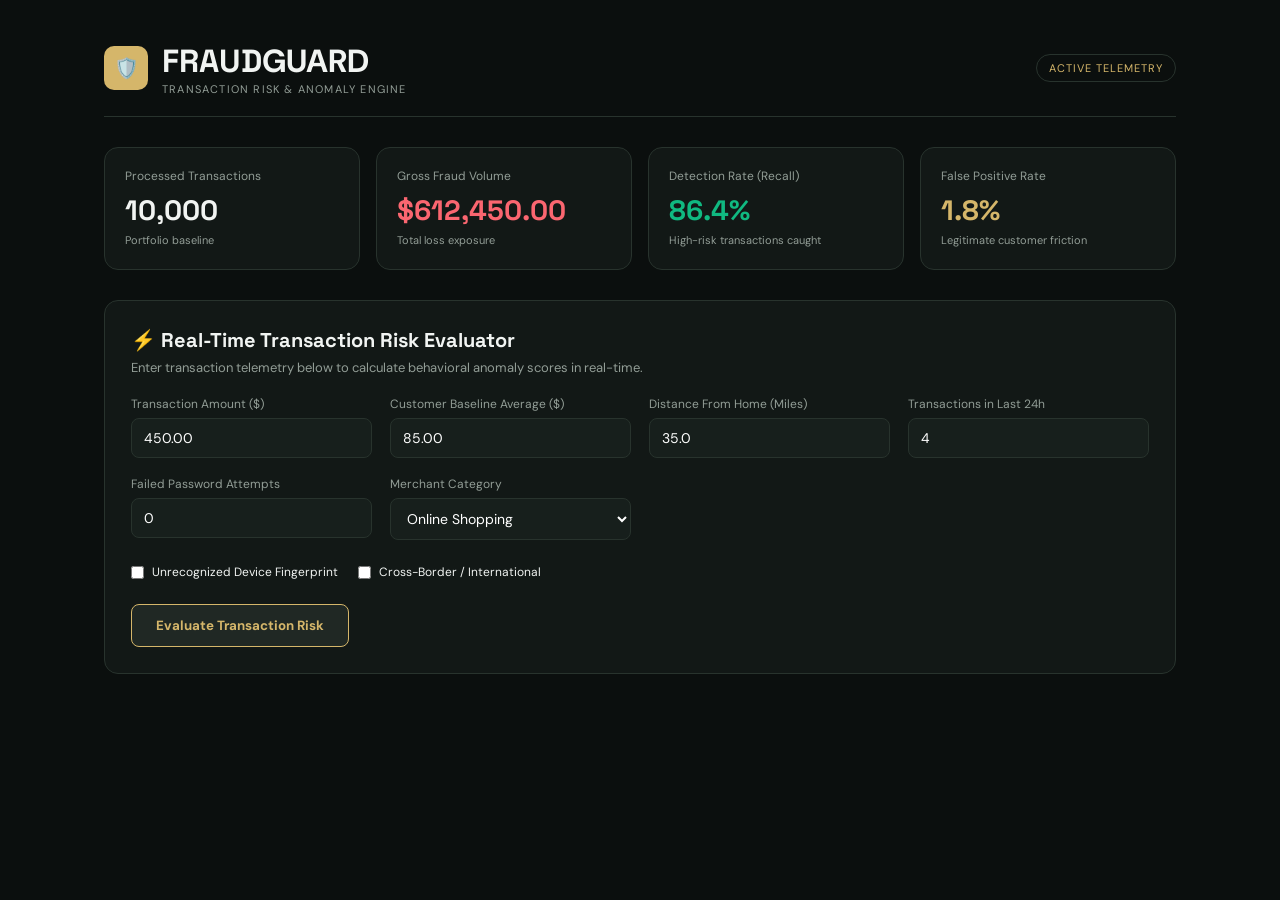
<file: index.html>
<!DOCTYPE html>
<html lang="en">
<head>
  <meta charset="UTF-8">
  <meta name="viewport" content="width=device-width, initial-scale=1.0">
  <title>FraudGuard | Transaction Telemetry & Risk Engine</title>
  <link href="https://fonts.googleapis.com/css2?family=Space+Grotesk:wght@500;700&family=DM+Sans:wght@400;500;700&display=swap" rel="stylesheet">
  <style>
    :root {
      --bg: #0b0f0e;
      --panel: #121816;
      --border: #28332d;
      --gold: #d5b66a;
      --red: #fa6670;
      --green: #10b981;
      --text: #f1f4f2;
      --muted: #929d96;
    }
    * { box-sizing: border-box; margin: 0; padding: 0; font-family: 'DM Sans', sans-serif; }
    body { background: var(--bg); color: var(--text); padding: 40px 5%; max-width: 1200px; margin: 0 auto; }
    h1, h2, h3 { font-family: 'Space Grotesk', sans-serif; }
    
    header { display: flex; justify-content: space-between; align-items: center; border-bottom: 1px solid var(--border); padding-bottom: 20px; margin-bottom: 30px; }
    .brand { display: flex; align-items: center; gap: 14px; }
    .icon { width: 44px; height: 44px; background: var(--gold); color: #000; display: grid; place-items: center; font-weight: 700; border-radius: 10px; font-size: 20px; }
    .badge { font-size: 11px; letter-spacing: 1px; color: var(--gold); border: 1px solid var(--border); padding: 6px 12px; border-radius: 20px; }

    .grid { display: grid; grid-template-columns: repeat(auto-fit, minmax(220px, 1fr)); gap: 16px; margin-bottom: 30px; }
    .card { background: var(--panel); border: 1px solid var(--border); border-radius: 14px; padding: 20px; }
    .card p { font-size: 12px; color: var(--muted); margin-bottom: 8px; }
    .card strong { font-size: 28px; font-family: 'Space Grotesk', sans-serif; display: block; }
    .card span { font-size: 11px; color: var(--muted); }

    .panel { background: var(--panel); border: 1px solid var(--border); border-radius: 14px; padding: 26px; margin-bottom: 30px; }
    .panel h2 { font-size: 20px; margin-bottom: 6px; }
    .panel p.desc { font-size: 13px; color: var(--muted); margin-bottom: 20px; }

    .form-grid { display: grid; grid-template-columns: repeat(auto-fit, minmax(240px, 1fr)); gap: 18px; margin-bottom: 20px; }
    label { font-size: 12px; color: var(--muted); display: flex; flex-direction: column; gap: 6px; }
    input, select { background: #171f1c; border: 1px solid var(--border); color: #fff; padding: 10px 12px; border-radius: 8px; font-size: 14px; outline: none; }
    input:focus, select:focus { border-color: var(--gold); }
    .checkboxes { display: flex; gap: 20px; align-items: center; margin-top: 24px; }
    .checkboxes label { flex-direction: row; align-items: center; gap: 8px; cursor: pointer; color: var(--text); }

    button { background: #202824; border: 1px solid var(--gold); color: var(--gold); padding: 12px 24px; border-radius: 8px; font-weight: 700; cursor: pointer; transition: 0.2s; }
    button:hover { background: var(--gold); color: #000; }

    .result-box { margin-top: 24px; padding: 18px; border-radius: 10px; display: none; }
    .result-box.danger { background: rgba(250, 102, 112, 0.1); border: 1px solid var(--red); }
    .result-box.warning { background: rgba(213, 182, 106, 0.1); border: 1px solid var(--gold); }
    .result-box.success { background: rgba(16, 185, 129, 0.1); border: 1px solid var(--green); }
    .result-box h3 { font-size: 16px; margin-bottom: 8px; }
    .result-box ul { margin-left: 20px; font-size: 13px; color: var(--muted); line-height: 1.6; }
  </style>
</head>
<body>

  <header>
    <div class="brand">
      <div class="icon">🛡️</div>
      <div>
        <h1>FRAUD<span>GUARD</span></h1>
        <p style="font-size: 11px; color: var(--muted); letter-spacing: 1.2px;">TRANSACTION RISK & ANOMALY ENGINE</p>
      </div>
    </div>
    <div class="badge">ACTIVE TELEMETRY</div>
  </header>

  <div class="grid">
    <div class="card">
      <p>Processed Transactions</p>
      <strong>10,000</strong>
      <span>Portfolio baseline</span>
    </div>
    <div class="card">
      <p>Gross Fraud Volume</p>
      <strong style="color: var(--red);">$612,450.00</strong>
      <span>Total loss exposure</span>
    </div>
    <div class="card">
      <p>Detection Rate (Recall)</p>
      <strong style="color: var(--green);">86.4%</strong>
      <span>High-risk transactions caught</span>
    </div>
    <div class="card">
      <p>False Positive Rate</p>
      <strong style="color: var(--gold);">1.8%</strong>
      <span>Legitimate customer friction</span>
    </div>
  </div>

  <div class="panel">
    <h2>⚡ Real-Time Transaction Risk Evaluator</h2>
    <p class="desc">Enter transaction telemetry below to calculate behavioral anomaly scores in real-time.</p>

    <form id="fraudForm">
      <div class="form-grid">
        <label>
          Transaction Amount ($)
          <input type="number" id="amount" value="450.00" step="10">
        </label>
        <label>
          Customer Baseline Average ($)
          <input type="number" id="avgAmount" value="85.00" step="10">
        </label>
        <label>
          Distance From Home (Miles)
          <input type="number" id="distance" value="35.0" step="5">
        </label>
        <label>
          Transactions in Last 24h
          <input type="number" id="tx24h" value="4" min="0" max="25">
        </label>
        <label>
          Failed Password Attempts
          <input type="number" id="failedAttempts" value="0" min="0" max="10">
        </label>
        <label>
          Merchant Category
          <select id="category">
            <option value="online_shopping">Online Shopping</option>
            <option value="grocery">Grocery</option>
            <option value="travel">Travel & Airlines</option>
            <option value="restaurant">Restaurant</option>
            <option value="fuel">Fuel / Petrol</option>
          </select>
        </label>
      </div>

      <div class="checkboxes">
        <label><input type="checkbox" id="deviceChanged"> Unrecognized Device Fingerprint</label>
        <label><input type="checkbox" id="international"> Cross-Border / International</label>
      </div>

      <div style="margin-top: 24px;">
        <button type="button" onclick="evaluateRisk()">Evaluate Transaction Risk</button>
      </div>
    </form>

    <div id="resultBox" class="result-box">
      <h3 id="resultHeading"></h3>
      <p id="resultScore" style="font-size: 13px; margin-bottom: 8px;"></p>
      <ul id="reasonsList"></ul>
    </div>
  </div>

  <script>
    function evaluateRisk() {
      const amount = parseFloat(document.getElementById('amount').value) || 0;
      const avg = parseFloat(document.getElementById('avgAmount').value) || 1;
      const distance = parseFloat(document.getElementById('distance').value) || 0;
      const tx24h = parseInt(document.getElementById('tx24h').value) || 0;
      const failed = parseInt(document.getElementById('failedAttempts').value) || 0;
      const device = document.getElementById('deviceChanged').checked;
      const intl = document.getElementById('international').checked;

      let score = 0;
      let reasons = [];
      const ratio = amount / avg;

      // 1. Spend Surge
      if (ratio >= 4.0) { score += 35; reasons.push(`Critical spend surge: Transaction is ${ratio.toFixed(1)}x customer's baseline average.`); }
      else if (ratio >= 2.5) { score += 20; reasons.push(`Moderate spend surge: Transaction is ${ratio.toFixed(1)}x customer's baseline.`); }

      // 2. Authentication Failures
      if (failed >= 3) { score += 30; reasons.push(`High authentication risk: ${failed} failed login attempts prior to authorization.`); }
      else if (failed >= 1) { score += 15; reasons.push(`Security flag: ${failed} failed authentication attempt.`); }

      // 3. Hardware Fingerprint
      if (device) { score += 20; reasons.push("Hardware mismatch: Unrecognized device signature detected."); }

      // 4. Geovelocity
      if (intl) { score += 15; reasons.push("Geopolitical risk: Cross-border foreign exchange transaction."); }
      if (distance > 50) { score += 15; reasons.push(`Geovelocity anomaly: Located ${distance.toFixed(1)} miles from primary billing origin.`); }

      // 5. Velocity Surge
      if (tx24h >= 8) { score += 20; reasons.push(`High velocity burst: ${tx24h} card swipes submitted in the last 24 hours.`); }

      const finalScore = Math.min(score, 100);
      const box = document.getElementById('resultBox');
      const heading = document.getElementById('resultHeading');
      const scoreText = document.getElementById('resultScore');
      const list = document.getElementById('reasonsList');

      box.style.display = 'block';
      box.className = 'result-box';
      list.innerHTML = '';

      if (finalScore >= 65) {
        box.classList.add('danger');
        heading.innerText = '🚨 HIGH RISK TRANSACTION — DECISION: AUTO-DECLINE (BLOCKED)';
        heading.style.color = 'var(--red)';
      } else if (finalScore >= 40) {
        box.classList.add('warning');
        heading.innerText = '⚠️ SUSPICIOUS TRANSACTION — DECISION: STEP-UP 3D-SECURE / OTP REQUIRED';
        heading.style.color = 'var(--gold)';
      } else {
        box.classList.add('success');
        heading.innerText = '✅ CLEAN TRANSACTION — DECISION: AUTO-APPROVED';
        heading.style.color = 'var(--green)';
      }

      scoreText.innerText = `Calculated Risk Score: ${finalScore} / 100`;

      if (reasons.length > 0) {
        reasons.forEach(r => {
          const li = document.createElement('li');
          li.innerText = r;
          list.appendChild(li);
        });
      } else {
        const li = document.createElement('li');
        li.innerText = 'All parameters within normal customer baseline tolerance.';
        list.appendChild(li);
      }
    }
  </script>
</body>
</html>
</file>
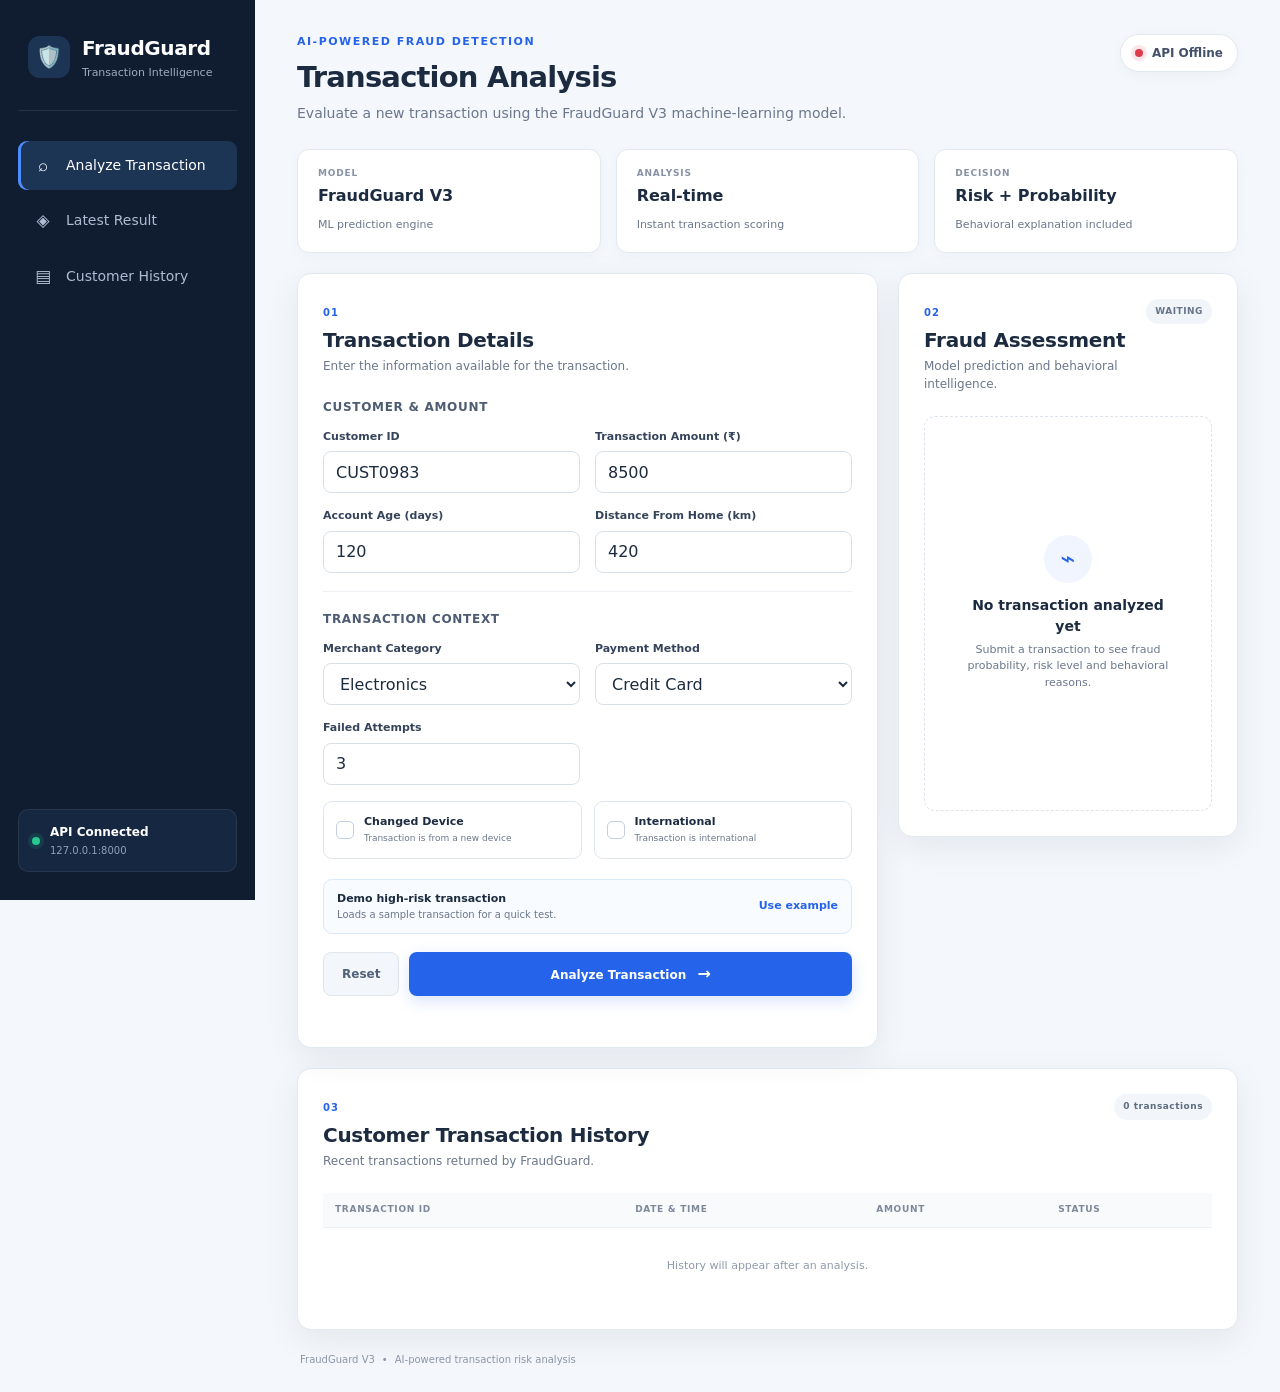
<file: frontend/index.html>
<!DOCTYPE html>
<html lang="en">
<head>
    <meta charset="UTF-8">
    <meta name="viewport" content="width=device-width, initial-scale=1.0">

    <title>FraudGuard | Transaction Intelligence</title>

    <link rel="stylesheet" href="style.css">
</head>

<body>

<div class="app-shell">

    <!-- ================= SIDEBAR ================= -->

    <aside class="sidebar">

        <div class="brand">

            <div class="brand-icon">
                🛡️
            </div>

            <div>
                <h1>FraudGuard</h1>
                <span>Transaction Intelligence</span>
            </div>

        </div>


        <nav class="side-nav">

            <a class="nav-item active" href="#analyze">
                <span>⌕</span>
                Analyze Transaction
            </a>

            <a class="nav-item" href="#results">
                <span>◈</span>
                Latest Result
            </a>

            <a class="nav-item" href="#history">
                <span>▤</span>
                Customer History
            </a>

        </nav>


        <div class="sidebar-status">

            <span class="status-dot"></span>

            <div>
                <strong>API Connected</strong>
                <small>127.0.0.1:8000</small>
            </div>

        </div>

    </aside>


    <!-- ================= MAIN ================= -->

    <main class="main-content">

        <!-- HEADER -->

        <header class="topbar">

            <div>

                <p class="eyebrow">
                    AI-POWERED FRAUD DETECTION
                </p>

                <h2>
                    Transaction Analysis
                </h2>

                <p class="subtitle">
                    Evaluate a new transaction using the FraudGuard V3
                    machine-learning model.
                </p>

            </div>


            <div class="api-pill">

                <span class="status-dot"></span>

                <span id="apiStatus">
                    Checking API...
                </span>

            </div>

        </header>


        <!-- ================= STAT CARDS ================= -->

        <section class="stats-row">

            <div class="stat-card">

                <span class="stat-label">
                    Model
                </span>

                <strong>
                    FraudGuard V3
                </strong>

                <small>
                    ML prediction engine
                </small>

            </div>


            <div class="stat-card">

                <span class="stat-label">
                    Analysis
                </span>

                <strong>
                    Real-time
                </strong>

                <small>
                    Instant transaction scoring
                </small>

            </div>


            <div class="stat-card">

                <span class="stat-label">
                    Decision
                </span>

                <strong>
                    Risk + Probability
                </strong>

                <small>
                    Behavioral explanation included
                </small>

            </div>

        </section>


        <!-- ================= MAIN GRID ================= -->

        <section id="analyze" class="content-grid">


            <!-- ================= INPUT PANEL ================= -->

            <div class="panel form-panel">

                <div class="panel-heading">

                    <div>

                        <span class="section-number">
                            01
                        </span>

                        <h3>
                            Transaction Details
                        </h3>

                        <p>
                            Enter the information available for the transaction.
                        </p>

                    </div>

                </div>


                <form id="transactionForm">


                    <!-- CUSTOMER -->

                    <div class="form-section">

                        <h4>
                            Customer & Amount
                        </h4>


                        <div class="field-grid">


                            <div class="field">

                                <label for="customer_id">
                                    Customer ID
                                </label>

                                <input
                                    id="customer_id"
                                    name="customer_id"
                                    type="text"
                                    value="CUST0983"
                                    placeholder="e.g. CUST1001"
                                    required
                                >

                            </div>


                            <div class="field">

                                <label for="amount">
                                    Transaction Amount (₹)
                                </label>

                                <input
                                    id="amount"
                                    name="amount"
                                    type="number"
                                    min="0"
                                    step="0.01"
                                    value="8500"
                                    required
                                >

                            </div>


                            <div class="field">

                                <label for="account_age_days">
                                    Account Age (days)
                                </label>

                                <input
                                    id="account_age_days"
                                    name="account_age_days"
                                    type="number"
                                    min="0"
                                    value="120"
                                    required
                                >

                            </div>


                            <div class="field">

                                <label for="distance_from_home">
                                    Distance From Home (km)
                                </label>

                                <input
                                    id="distance_from_home"
                                    name="distance_from_home"
                                    type="number"
                                    min="0"
                                    step="0.1"
                                    value="420"
                                    required
                                >

                            </div>

                        </div>

                    </div>


                    <!-- TRANSACTION CONTEXT -->

                    <div class="form-section">

                        <h4>
                            Transaction Context
                        </h4>


                        <div class="field-grid">


                            <div class="field">

                                <label for="merchant_category">
                                    Merchant Category
                                </label>

                                <select
                                    id="merchant_category"
                                    name="merchant_category"
                                    required
                                >

                                    <option value="grocery">
                                        Grocery
                                    </option>

                                    <option value="electronics" selected>
                                        Electronics
                                    </option>

                                    <option value="clothing">
                                        Clothing
                                    </option>

                                    <option value="travel">
                                        Travel
                                    </option>

                                    <option value="food">
                                        Food
                                    </option>

                                    <option value="entertainment">
                                        Entertainment
                                    </option>

                                    <option value="healthcare">
                                        Healthcare
                                    </option>

                                    <option value="online">
                                        Online
                                    </option>

                                </select>

                            </div>


                            <div class="field">

                                <label for="payment_method">
                                    Payment Method
                                </label>

                                <select
                                    id="payment_method"
                                    name="payment_method"
                                    required
                                >

                                    <option value="credit_card" selected>
                                        Credit Card
                                    </option>

                                    <option value="debit_card">
                                        Debit Card
                                    </option>

                                    <option value="card">
                                        Card
                                    </option>

                                    <option value="upi">
                                        UPI
                                    </option>

                                    <option value="net_banking">
                                        Net Banking
                                    </option>

                                    <option value="wallet">
                                        Wallet
                                    </option>

                                </select>

                            </div>


                            <div class="field">

                                <label for="failed_attempts">
                                    Failed Attempts
                                </label>

                                <input
                                    id="failed_attempts"
                                    name="failed_attempts"
                                    type="number"
                                    min="0"
                                    value="3"
                                    required
                                >

                            </div>

                        </div>


                        <!-- CHECKBOXES -->

                        <div class="toggle-row">


                            <label class="toggle-card">

                                <input
                                    id="device_changed"
                                    type="checkbox"
                                >

                                <span class="toggle-ui"></span>

                                <span>

                                    <strong>
                                        Changed Device
                                    </strong>

                                    <small>
                                        Transaction is from a new device
                                    </small>

                                </span>

                            </label>


                            <label class="toggle-card">

                                <input
                                    id="international"
                                    type="checkbox"
                                >

                                <span class="toggle-ui"></span>

                                <span>

                                    <strong>
                                        International
                                    </strong>

                                    <small>
                                        Transaction is international
                                    </small>

                                </span>

                            </label>


                        </div>

                    </div>


                    <!-- DEMO -->

                    <div class="example-box">

                        <div>

                            <strong>
                                Demo high-risk transaction
                            </strong>

                            <span>
                                Loads a sample transaction for a quick test.
                            </span>

                        </div>


                        <button
                            type="button"
                            class="text-button"
                            id="loadDemo"
                        >
                            Use example
                        </button>

                    </div>


                    <!-- BUTTONS -->

                    <div class="form-actions">

                        <button
                            type="button"
                            class="secondary-btn"
                            id="resetBtn"
                        >
                            Reset
                        </button>


                        <button
                            type="submit"
                            class="primary-btn"
                            id="analyzeBtn"
                        >

                            <span>
                                Analyze Transaction
                            </span>

                            <span class="arrow">
                                →
                            </span>

                        </button>

                    </div>


                    <p
                        class="form-message"
                        id="formMessage"
                    ></p>

                </form>

            </div>



            <!-- ================= RESULT PANEL ================= -->

            <div
                class="panel result-panel"
                id="results"
            >

                <div class="panel-heading result-heading">

                    <div>

                        <span class="section-number">
                            02
                        </span>

                        <h3>
                            Fraud Assessment
                        </h3>

                        <p>
                            Model prediction and behavioral intelligence.
                        </p>

                    </div>


                    <span
                        class="result-badge neutral"
                        id="resultBadge"
                    >
                        WAITING
                    </span>

                </div>


                <!-- EMPTY RESULT -->

                <div
                    class="empty-result"
                    id="emptyResult"
                >

                    <div class="empty-icon">
                        ⌁
                    </div>

                    <h4>
                        No transaction analyzed yet
                    </h4>

                    <p>
                        Submit a transaction to see fraud probability,
                        risk level and behavioral reasons.
                    </p>

                </div>


                <!-- RESULT -->

                <div
                    class="result-content hidden"
                    id="resultContent"
                >


                    <div
                        class="risk-card"
                        id="riskCard"
                    >

                        <div>

                            <span class="mini-label">
                                Prediction
                            </span>

                            <strong id="predictionText">
                                —
                            </strong>

                        </div>


                        <div class="probability-wrap">

                            <span class="mini-label">
                                Fraud Probability
                            </span>

                            <strong>
                                <span id="probability">
                                    0
                                </span>%
                            </strong>

                        </div>

                    </div>


                    <!-- PROBABILITY BAR -->

                    <div class="meter">

                        <div
                            class="meter-fill"
                            id="meterFill"
                        ></div>

                    </div>


                    <!-- METRICS -->

                    <div class="result-grid">


                        <div class="metric">

                            <span>
                                Risk Level
                            </span>

                            <strong id="riskLevel">
                                —
                            </strong>

                        </div>


                        <div class="metric">

                            <span>
                                Amount
                            </span>

                            <strong id="resultAmount">
                                —
                            </strong>

                        </div>


                        <div class="metric">

                            <span>
                                History Ratio
                            </span>

                            <strong id="historyRatio">
                                —
                            </strong>

                        </div>


                        <div class="metric">

                            <span>
                                Failed Attempts
                            </span>

                            <strong id="resultFailed">
                                —
                            </strong>

                        </div>

                    </div>


                    <!-- BEHAVIOR -->

                    <div class="reasons-box">

                        <div class="box-title">

                            <span>
                                Behavioral Explanation
                            </span>

                            <span>
                                AI
                            </span>

                        </div>


                        <ul id="reasonsList"></ul>

                    </div>

                </div>

            </div>

        </section>



        <!-- ================= HISTORY ================= -->

        <section
            id="history"
            class="panel history-panel"
        >

            <div class="panel-heading">

                <div>

                    <span class="section-number">
                        03
                    </span>

                    <h3>
                        Customer Transaction History
                    </h3>

                    <p>
                        Recent transactions returned by FraudGuard.
                    </p>

                </div>


                <span
                    class="history-count"
                    id="historyCount"
                >
                    0 transactions
                </span>

            </div>


            <div class="table-wrap">

                <table>

                    <thead>

                        <tr>

                            <th>
                                Transaction ID
                            </th>

                            <th>
                                Date & Time
                            </th>

                            <th>
                                Amount
                            </th>

                            <th>
                                Status
                            </th>

                        </tr>

                    </thead>


                    <tbody id="historyBody">

                        <tr>

                            <td
                                colspan="4"
                                class="table-empty"
                            >
                                History will appear after an analysis.
                            </td>

                        </tr>

                    </tbody>

                </table>

            </div>

        </section>


        <footer>

            <span>
                FraudGuard V3
            </span>

            <span>
                •
            </span>

            <span>
                AI-powered transaction risk analysis
            </span>

        </footer>

    </main>

</div>


<script src="script.js"></script>

</body>
</html>
</file>
<file: frontend/style.css>
* {
    box-sizing: border-box;
    margin: 0;
    padding: 0;
}

:root {

    --navy: #132238;

    --blue: #2563eb;
    --blue-dark: #1d4ed8;
    --blue-soft: #eff6ff;

    --bg: #f4f7fb;
    --panel: #ffffff;

    --border: #e3e9f1;

    --muted: #6b778c;

    --text: #1c2b3f;

    --green: #15956b;
    --green-bg: #ecfdf5;

    --red: #dc3c4b;
    --red-bg: #fff1f2;

    --yellow: #c78414;
    --yellow-bg: #fff8e8;

    --shadow:
        0 10px 35px rgba(20, 40, 70, 0.07);
}


html {
    scroll-behavior: smooth;
}


body {

    font-family:
        Inter,
        ui-sans-serif,
        system-ui,
        -apple-system,
        BlinkMacSystemFont,
        "Segoe UI",
        sans-serif;

    background: var(--bg);

    color: var(--text);

    line-height: 1.5;
}


button,
input,
select {
    font: inherit;
}


button {
    cursor: pointer;
}


/* =====================================
   APP
===================================== */

.app-shell {

    min-height: 100vh;

    display: flex;
}


/* =====================================
   SIDEBAR
===================================== */

.sidebar {

    width: 255px;

    min-height: 100vh;

    background: #101d31;

    color: white;

    padding: 28px 18px;

    position: fixed;

    left: 0;
    top: 0;
    bottom: 0;

    display: flex;

    flex-direction: column;

    z-index: 10;
}


.brand {

    display: flex;

    align-items: center;

    gap: 12px;

    padding:
        5px
        10px
        28px;

    border-bottom:
        1px solid
        rgba(255,255,255,.09);
}


.brand-icon {

    width: 42px;
    height: 42px;

    display: grid;

    place-items: center;

    background: #1d3555;

    border-radius: 12px;

    font-size: 21px;
}


.brand h1 {

    font-size: 20px;

    letter-spacing: -.4px;
}


.brand span {

    display: block;

    color: #9eabc0;

    font-size: 11px;

    margin-top: 2px;
}


/* Navigation */

.side-nav {

    margin-top: 30px;
}


.nav-item {

    text-decoration: none;

    color: #aebbd0;

    display: flex;

    align-items: center;

    gap: 12px;

    padding: 12px 14px;

    margin-bottom: 6px;

    border-radius: 9px;

    font-size: 14px;

    transition: .2s;
}


.nav-item span {

    width: 22px;

    text-align: center;

    font-size: 17px;
}


.nav-item:hover,
.nav-item.active {

    color: white;

    background: #1d3555;
}


.nav-item.active {

    box-shadow:
        inset 3px 0 0 #4f8cff;
}


/* Sidebar API */

.sidebar-status {

    margin-top: auto;

    display: flex;

    gap: 10px;

    align-items: center;

    background: #162841;

    border:
        1px solid
        rgba(255,255,255,.07);

    border-radius: 10px;

    padding: 13px;
}


.sidebar-status strong {

    display: block;

    font-size: 12px;
}


.sidebar-status small {

    display: block;

    color: #8fa0b8;

    font-size: 10px;

    margin-top: 2px;
}


.status-dot {

    width: 8px;
    height: 8px;

    border-radius: 50%;

    background: #27c991;

    box-shadow:
        0 0 0 4px
        rgba(39,201,145,.12);

    flex: 0 0 auto;
}


/* =====================================
   MAIN
===================================== */

.main-content {

    width: calc(100% - 255px);

    margin-left: 255px;

    padding:
        34px
        42px
        25px;

    max-width: 1650px;
}


/* Header */

.topbar {

    display: flex;

    justify-content: space-between;

    align-items: flex-start;

    gap: 20px;

    margin-bottom: 25px;
}


.eyebrow {

    color: var(--blue);

    font-size: 11px;

    font-weight: 800;

    letter-spacing: 1.5px;

    margin-bottom: 5px;
}


.topbar h2 {

    font-size: 29px;

    letter-spacing: -.8px;
}


.subtitle {

    color: var(--muted);

    margin-top: 4px;

    font-size: 14px;
}


.api-pill {

    background: white;

    border:
        1px solid
        var(--border);

    border-radius: 999px;

    padding: 9px 14px;

    display: flex;

    align-items: center;

    gap: 9px;

    color: #445269;

    font-size: 12px;

    font-weight: 700;

    box-shadow:
        0 3px 12px
        rgba(20,40,70,.04);
}


/* =====================================
   STAT CARDS
===================================== */

.stats-row {

    display: grid;

    grid-template-columns:
        repeat(3, 1fr);

    gap: 15px;

    margin-bottom: 20px;
}


.stat-card {

    background: white;

    border:
        1px solid
        var(--border);

    border-radius: 12px;

    padding: 17px 20px;

    box-shadow:
        0 3px 14px
        rgba(20,40,70,.03);
}


.stat-label,
.mini-label {

    display: block;

    color: #8792a5;

    text-transform: uppercase;

    letter-spacing: .8px;

    font-size: 9px;

    font-weight: 800;
}


.stat-card strong {

    display: block;

    font-size: 16px;

    margin: 3px 0;
}


.stat-card small {

    color: var(--muted);

    font-size: 11px;
}


/* =====================================
   CONTENT GRID
===================================== */

.content-grid {

    display: grid;

    grid-template-columns:
        minmax(0, 1.35fr)
        minmax(340px, .75fr);

    gap: 20px;

    align-items: start;
}


.panel {

    background: white;

    border:
        1px solid
        var(--border);

    border-radius: 14px;

    box-shadow: var(--shadow);
}


.form-panel,
.result-panel,
.history-panel {

    padding: 25px;
}


.panel-heading {

    display: flex;

    justify-content: space-between;

    gap: 15px;

    align-items: flex-start;

    margin-bottom: 23px;
}


.section-number {

    color: var(--blue);

    font-size: 10px;

    font-weight: 900;

    letter-spacing: 1px;
}


.panel-heading h3 {

    font-size: 20px;

    margin:
        2px
        0
        2px;

    letter-spacing: -.3px;
}


.panel-heading p {

    color: var(--muted);

    font-size: 12px;
}


/* =====================================
   FORM
===================================== */

.form-section {

    border-top:
        1px solid
        #edf0f5;

    padding-top: 18px;

    margin-top: 18px;
}


.form-section:first-of-type {

    border-top: 0;

    padding-top: 0;

    margin-top: 0;
}


.form-section h4 {

    font-size: 12px;

    text-transform: uppercase;

    letter-spacing: .7px;

    color: #4d5c72;

    margin-bottom: 13px;
}


.field-grid {

    display: grid;

    grid-template-columns:
        1fr 1fr;

    gap: 15px;
}


.field label {

    display: block;

    color: #35445a;

    font-size: 11px;

    font-weight: 800;

    margin-bottom: 6px;
}


.field input,
.field select {

    width: 100%;

    border:
        1px solid
        #d8e0ea;

    border-radius: 8px;

    height: 42px;

    padding:
        0
        12px;

    color: var(--text);

    background: white;

    outline: none;

    transition: .2s;
}


.field input:focus,
.field select:focus {

    border-color: #6b9afc;

    box-shadow:
        0 0 0 3px
        rgba(37,99,235,.08);
}


/* Toggles */

.toggle-row {

    display: grid;

    grid-template-columns:
        1fr 1fr;

    gap: 12px;

    margin-top: 16px;
}


.toggle-card {

    border:
        1px solid
        #dfe6ef;

    border-radius: 9px;

    padding: 12px;

    display: flex;

    align-items: center;

    gap: 10px;

    cursor: pointer;

    transition: .2s;
}


.toggle-card:hover {

    border-color: #a9c2ef;

    background: #fafcff;
}


.toggle-card input {

    display: none;
}


.toggle-ui {

    width: 18px;

    height: 18px;

    border:
        1.5px solid
        #c4cfdd;

    border-radius: 5px;

    position: relative;

    flex: 0 0 auto;
}


.toggle-card input:checked + .toggle-ui {

    background: var(--blue);

    border-color: var(--blue);
}


.toggle-card input:checked + .toggle-ui::after {

    content: "✓";

    color: white;

    font-size: 12px;

    position: absolute;

    left: 3px;

    top: -1px;

    font-weight: 800;
}


.toggle-card strong {

    display: block;

    font-size: 11px;
}


.toggle-card small {

    display: block;

    color: var(--muted);

    font-size: 9px;

    margin-top: 2px;
}


/* Example */

.example-box {

    background: #f8fbff;

    border:
        1px solid
        #dbe9ff;

    border-radius: 9px;

    padding: 11px 13px;

    display: flex;

    align-items: center;

    justify-content: space-between;

    gap: 12px;

    margin-top: 20px;
}


.example-box strong {

    display: block;

    font-size: 11px;
}


.example-box span {

    color: var(--muted);

    display: block;

    font-size: 10px;
}


.text-button {

    border: 0;

    background: transparent;

    color: var(--blue);

    font-weight: 800;

    font-size: 11px;

    white-space: nowrap;
}


/* Buttons */

.form-actions {

    display: flex;

    gap: 10px;

    margin-top: 18px;
}


.primary-btn,
.secondary-btn {

    height: 44px;

    border-radius: 8px;

    border: 0;

    font-weight: 800;

    font-size: 12px;

    transition: .2s;
}


.primary-btn {

    flex: 1;

    color: white;

    background: var(--blue);

    box-shadow:
        0 5px 15px
        rgba(37,99,235,.18);
}


.primary-btn:hover {

    background: var(--blue-dark);

    transform: translateY(-1px);
}


.primary-btn:disabled {

    opacity: .65;

    cursor: wait;
}


.secondary-btn {

    padding: 0 18px;

    background: #f3f6fa;

    color: #526177;

    border:
        1px solid
        #e0e6ee;
}


.secondary-btn:hover {

    background: #e9eef5;
}


.arrow {

    margin-left: 7px;

    font-size: 16px;
}


.form-message {

    min-height: 17px;

    color: var(--red);

    font-size: 11px;

    margin-top: 9px;
}


/* =====================================
   RESULTS
===================================== */

.result-panel {

    min-height: 520px;
}


.result-badge,
.history-count {

    padding:
        6px
        9px;

    border-radius: 999px;

    font-size: 9px;

    font-weight: 900;

    letter-spacing: .5px;
}


.result-badge.neutral {

    color: #66748a;

    background: #f1f4f8;
}


.result-badge.high {

    color: var(--red);

    background: var(--red-bg);
}


.result-badge.medium {

    color: var(--yellow);

    background: var(--yellow-bg);
}


.result-badge.low {

    color: var(--green);

    background: var(--green-bg);
}


/* Empty */

.empty-result {

    min-height: 395px;

    border:
        1px dashed
        #dce3ec;

    border-radius: 11px;

    display: flex;

    align-items: center;

    justify-content: center;

    flex-direction: column;

    text-align: center;

    padding: 35px;
}


.empty-icon {

    width: 48px;

    height: 48px;

    border-radius: 50%;

    background: #f0f5ff;

    color: var(--blue);

    display: grid;

    place-items: center;

    font-size: 25px;

    margin-bottom: 12px;
}


.empty-result h4 {

    font-size: 14px;
}


.empty-result p {

    color: var(--muted);

    max-width: 270px;

    font-size: 11px;

    margin-top: 5px;
}


.hidden {

    display: none !important;
}


/* Risk card */

.risk-card {

    border-radius: 11px;

    padding: 17px;

    display: flex;

    justify-content: space-between;

    gap: 15px;

    background: var(--green-bg);

    border:
        1px solid
        #ccefe0;
}


.risk-card.high {

    background: var(--red-bg);

    border-color: #ffd1d6;
}


.risk-card.medium {

    background: var(--yellow-bg);

    border-color: #f6e1b2;
}


.risk-card strong {

    display: block;

    font-size: 21px;

    margin-top: 2px;
}


.probability-wrap {

    text-align: right;
}


.probability-wrap strong {

    font-size: 25px;
}


/* Meter */

.meter {

    height: 7px;

    border-radius: 99px;

    background: #edf1f5;

    overflow: hidden;

    margin:
        13px
        0
        18px;
}


.meter-fill {

    height: 100%;

    width: 0;

    border-radius: inherit;

    background: var(--green);

    transition:
        width .7s ease;
}


.meter-fill.high {

    background: var(--red);
}


.meter-fill.medium {

    background: var(--yellow);
}


/* Metrics */

.result-grid {

    display: grid;

    grid-template-columns:
        1fr 1fr;

    gap: 9px;
}


.metric {

    border:
        1px solid
        #e5eaf1;

    border-radius: 9px;

    padding: 11px;
}


.metric span {

    color: #8994a6;

    font-size: 9px;

    display: block;

    text-transform: uppercase;

    font-weight: 800;
}


.metric strong {

    display: block;

    font-size: 14px;

    margin-top: 2px;
}


/* Reasons */

.reasons-box {

    margin-top: 13px;

    border:
        1px solid
        #e5eaf1;

    border-radius: 9px;

    overflow: hidden;
}


.box-title {

    background: #f8fafc;

    padding:
        10px
        12px;

    border-bottom:
        1px solid
        #e7ebf1;

    font-size: 10px;

    font-weight: 900;

    display: flex;

    justify-content: space-between;
}


.box-title span:last-child {

    color: var(--blue);
}


.reasons-box ul {

    list-style: none;

    padding:
        8px
        12px;
}


.reasons-box li {

    font-size: 10px;

    color: #56647a;

    padding:
        7px
        0
        7px
        17px;

    position: relative;

    border-bottom:
        1px solid
        #f0f2f5;
}


.reasons-box li:last-child {

    border-bottom: 0;
}


.reasons-box li::before {

    content: "•";

    color: var(--blue);

    font-size: 17px;

    position: absolute;

    left: 1px;

    top: 2px;
}


/* =====================================
   HISTORY
===================================== */

.history-panel {

    margin-top: 20px;
}


.history-count {

    color: #5e6d82;

    background: #f2f5f9;
}


.table-wrap {

    overflow-x: auto;
}


table {

    width: 100%;

    border-collapse: collapse;

    font-size: 11px;
}


th {

    text-align: left;

    color: #7d899b;

    background: #f8fafc;

    font-size: 9px;

    text-transform: uppercase;

    letter-spacing: .7px;

    padding:
        10px
        12px;
}


td {

    border-top:
        1px solid
        #edf0f4;

    padding:
        11px
        12px;

    color: #4f5e73;
}


.table-empty {

    text-align: center;

    color: #909aaa;

    padding: 30px;
}


.fraud-status,
.safe-status {

    display: inline-block;

    padding:
        4px
        7px;

    border-radius: 5px;

    font-size: 8px;

    font-weight: 900;
}


.fraud-status {

    color: var(--red);

    background: var(--red-bg);
}


.safe-status {

    color: var(--green);

    background: var(--green-bg);
}


/* =====================================
   FOOTER
===================================== */

footer {

    display: flex;

    gap: 7px;

    color: #8b96a7;

    font-size: 10px;

    padding:
        22px
        3px
        0;
}


/* =====================================
   RESPONSIVE
===================================== */

@media (max-width: 1050px) {

    .sidebar {

        width: 210px;
    }


    .main-content {

        width: calc(100% - 210px);

        margin-left: 210px;

        padding: 28px;
    }


    .content-grid {

        grid-template-columns: 1fr;
    }
}


@media (max-width: 720px) {

    .sidebar {

        position: static;

        width: 100%;

        min-height: auto;

        padding: 14px;
    }


    .app-shell {

        display: block;
    }


    .side-nav {

        display: flex;

        gap: 5px;

        margin-top: 15px;
    }


    .nav-item {

        margin: 0;

        padding: 9px;

        font-size: 11px;
    }


    .sidebar-status {

        display: none;
    }


    .main-content {

        width: 100%;

        margin-left: 0;

        padding:
            20px
            14px;
    }


    .topbar {

        flex-direction: column;
    }


    .stats-row,
    .field-grid,
    .toggle-row {

        grid-template-columns: 1fr;
    }


    .form-panel,
    .result-panel,
    .history-panel {

        padding: 18px;
    }
}
</file>
